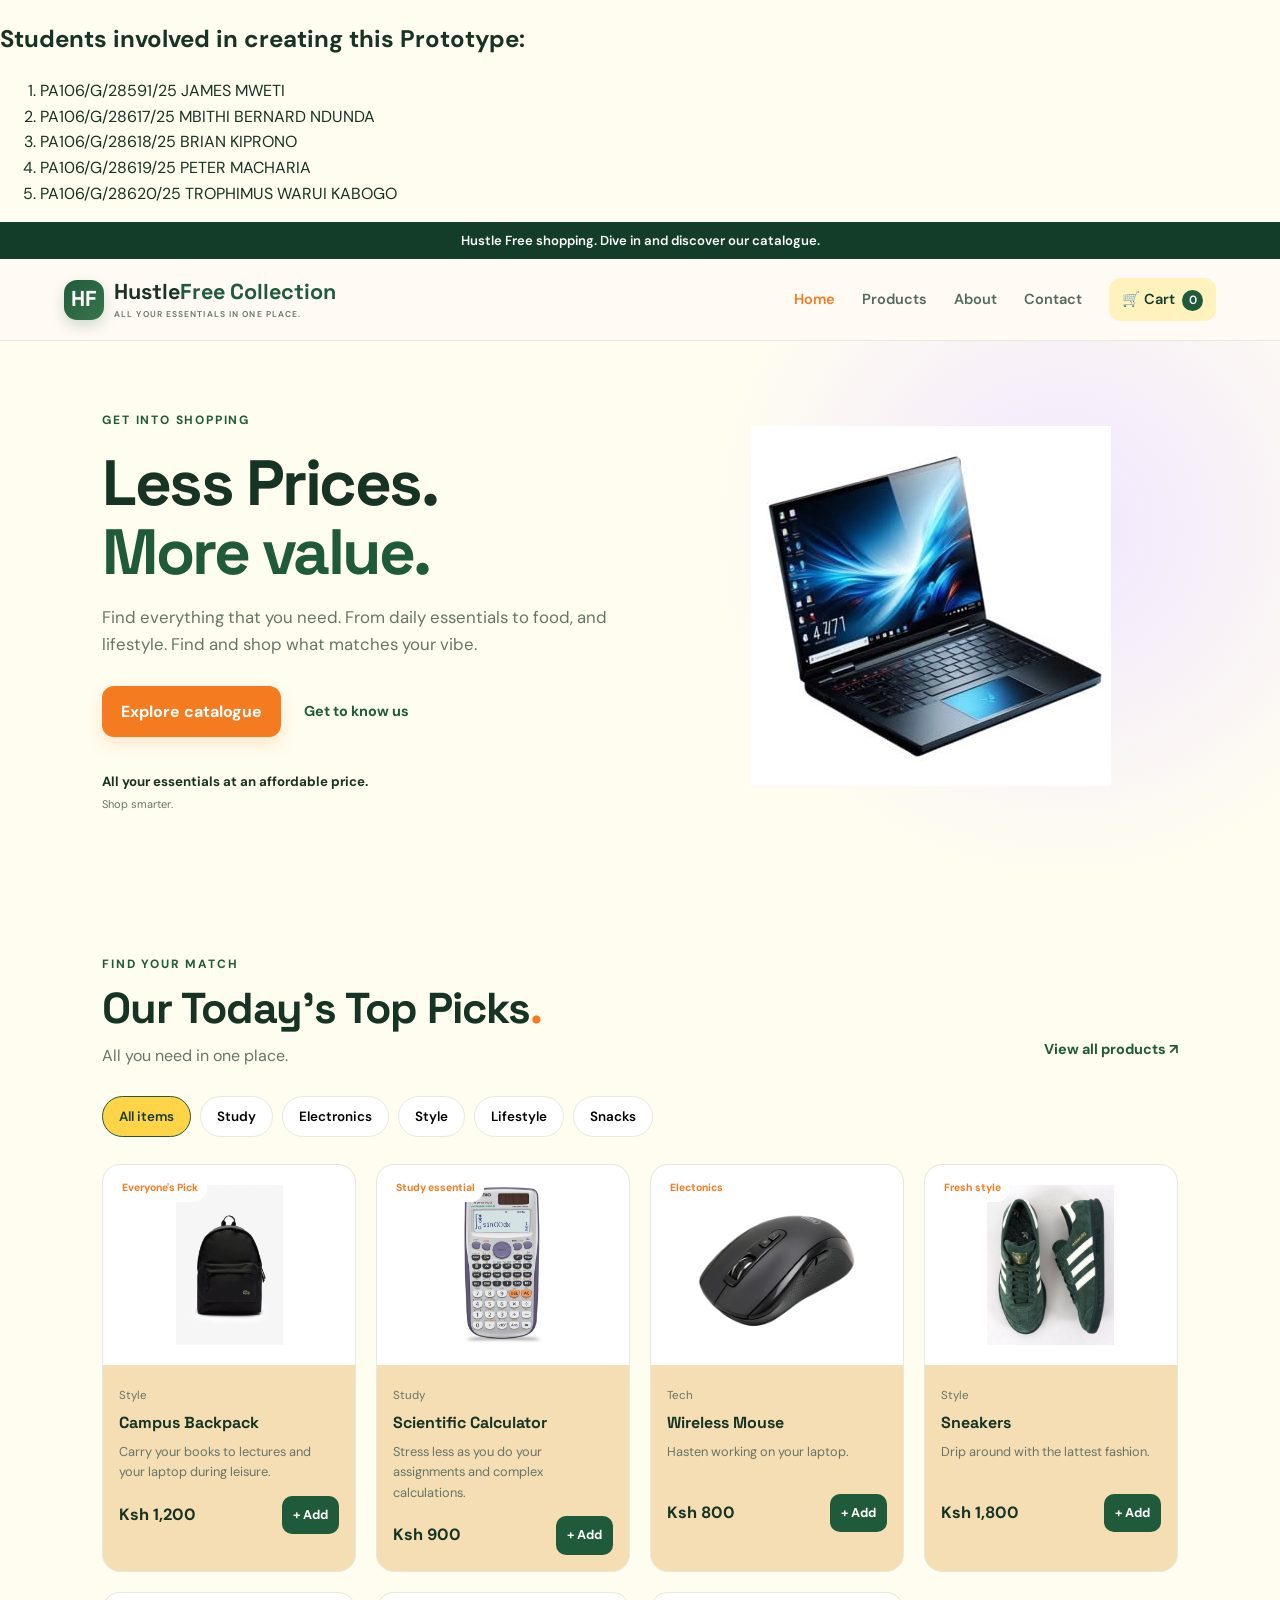
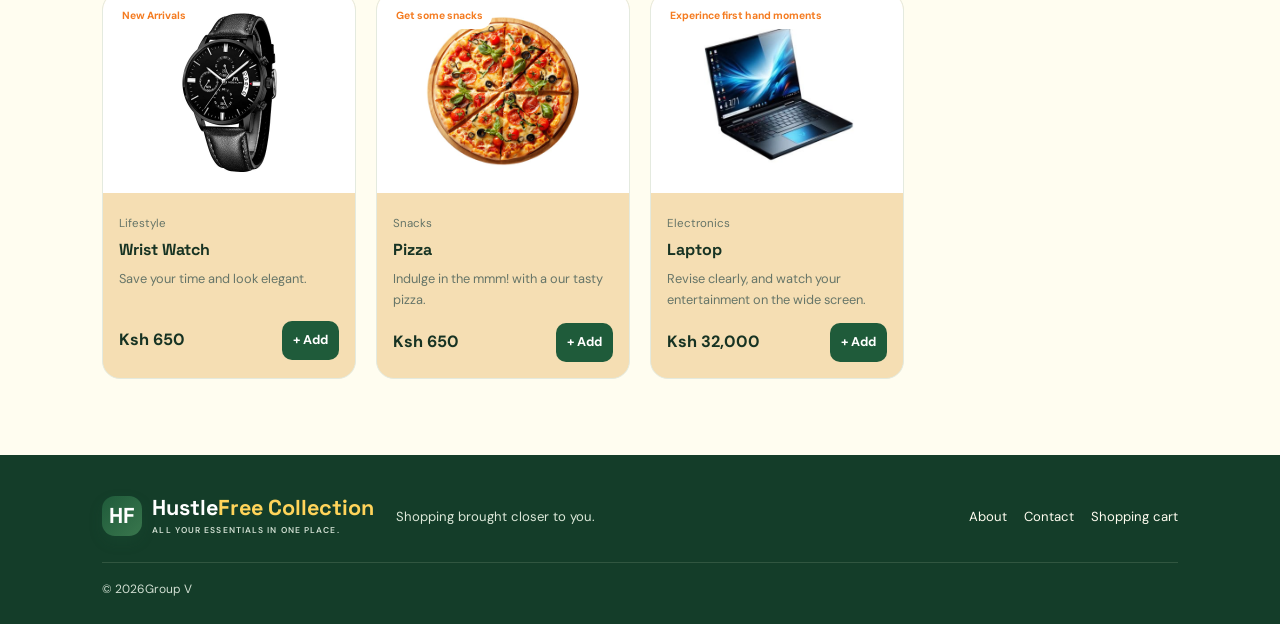
<file: index.html>
<!DOCTYPE html>
<html lang="en">
<head>
  <meta charset="UTF-8">
  <meta name="viewport" content="width=device-width, initial-scale=1.0">
  <title>Hustle Free Collection | All your essentials in one place.</title>
  <link rel="stylesheet" href="style.css">
  <script src="main.js" defer></script>
  <script src="products.js" defer></script>
  <script src="cart.js" defer></script>
  <link rel="icon" type="x-icon" href="icon.png">
</head>
<body>
      <h2 id="developers">Students involved in creating this Prototype:</h2>
        <ol start="1">
            <li>PA106/G/28591/25 JAMES MWETI</li>
            <li>PA106/G/28617/25 MBITHI BERNARD NDUNDA</li>
            <li>PA106/G/28618/25 BRIAN KIPRONO</li>
            <li>PA106/G/28619/25 PETER MACHARIA</li>
            <li>PA106/G/28620/25 TROPHIMUS WARUI KABOGO</li>
        </ol>
  <div class="announcement">Hustle Free shopping. Dive in and discover our catalogue.</div>
  <header class="site-header">
    <a class="brand" href="index.html" aria-label="Hustle Free Collection home"><span class="brand-mark">HF</span><span>Hustle<span class="brand-accent">Free Collection</span><small>ALL YOUR ESSENTIALS IN ONE PLACE.</small></span></a>
    <button class="menu-toggle" id="menuToggle" aria-label="Toggle navigation" aria-expanded="false">☰</button>
    <nav class="nav-links" id="navLinks" aria-label="Main navigation">
      <a class="active" href="index.html">Home</a>
      <a href="#products">Products</a>
      <a href="about.html">About</a>
      <a href="contact.html">Contact</a>
      <a class="cart-link" href="cart.html">🛒 Cart <span id="cartCount" class="cart-count">0</span></a>
    </nav>
  </header>

  <main>
    <section class="hero">
      <div class="hero-content">
        <span class="eyebrow">GET INTO SHOPPING</span>
        <h1>Less Prices.<br><span>More value.</span></h1>
        <p>Find everything that you need. From daily essentials to food, and lifestyle. Find and shop what matches your vibe.</p>
        <div class="hero-actions">
          <a class="btn btn-primary" href="#products">Explore catalogue </a>
          <a class="text-link" href="about.html">Get to know us </a>
        </div>
        <div class="hero-note">
        <span><strong>All your essentials at an affordable price.</strong><br><small>Shop smarter.</small></span></div>
      </div>
      <div class="hero-art">
        <div>
        <img src="laptop.jpg" alt="Laptop">
        </div>
      </div>
    </section> 

    <section class="section products-section" id="products">
      <div class="section-heading"><div><span class="eyebrow">FIND YOUR MATCH</span><h2>Our Today's Top Picks<span class="heading-dot">.</span></h2><p>All you need in one place.</p></div><a href="products.html" class="text-link">View all products ↗</a></div>
    <div class="filters" id="categoryFilters">
        <button class="filter-btn active" data-category="All">All items</button>
        <button class="filter-btn" data-category="Study">Study</button>
        <button class="filter-btn" data-category="Electronics">Electronics</button>
        <button class="filter-btn" data-category="Style">Style</button>
        <button class="filter-btn" data-category="Lifestyle">Lifestyle</button>
        <button class="filter-btn" data-category="Snacks">Snacks</button>
      </div>
      <div class="product-grid" id="productGrid" aria-live="polite"></div>
    </section>
  </main>



  <footer class="site-footer"><a class="brand footer-brand" href="index.html"><span class="brand-mark">HF</span><span>Hustle<span class="brand-accent">Free Collection</span><small>ALL YOUR ESSENTIALS IN ONE PLACE.</small></span></a>
      <p>Shopping brought closer to you.</p>
    <div>
        <a href="about.html">About</a>
        <a href="contact.html">Contact</a>
        <a href="cart.html">Shopping cart</a>
    </div> <small class="copyright">© <span id="year"></span><a href="about.html#developers">Group V</a></small>
</body>
</html>
</file>
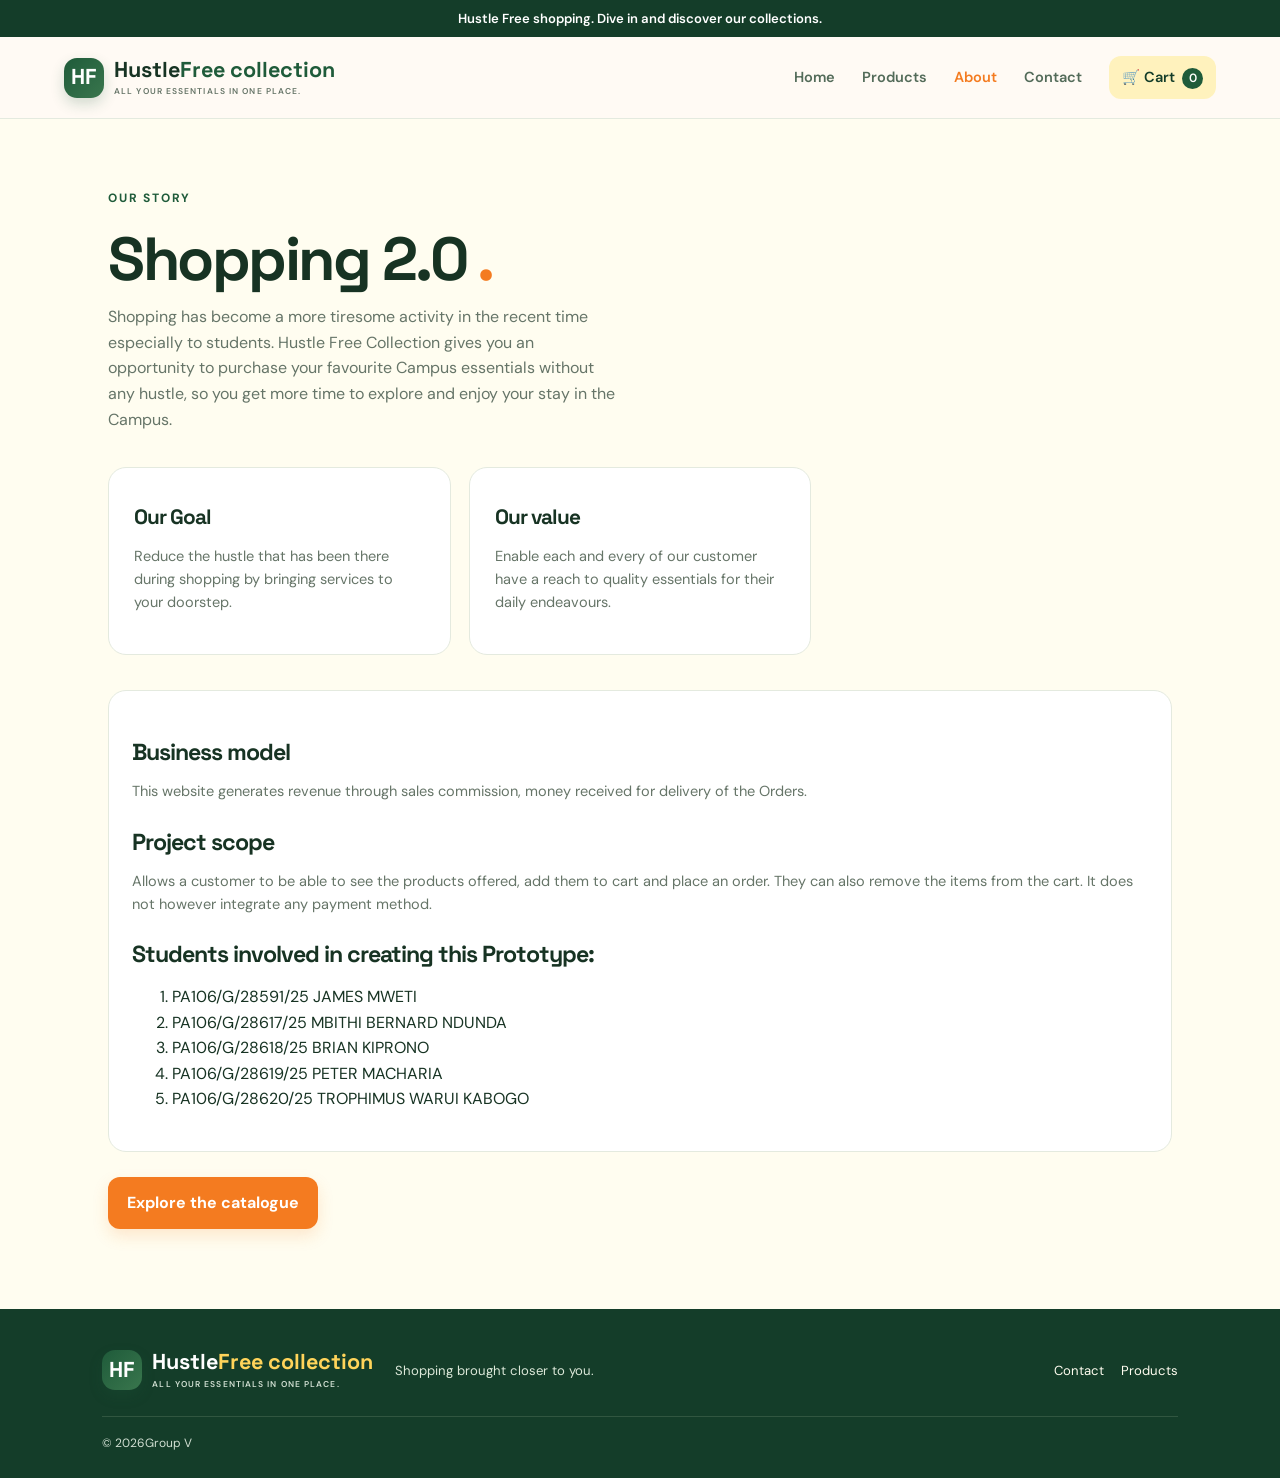
<file: about.html>
<!DOCTYPE html>
<html lang="en">
    <head>
        <meta charset="UTF-8">
        <meta name="viewport" content="width=device-width, initial-scale=1.0">
        <title>About | Hustle Free Collection</title>
        <link rel="stylesheet" href="style.css">
        <script src="main.js" defer></script>
        <script src="cart.js" defer></script>
        <link rel="icon" type="x-icon" href="icon.png">
    </head>
<body>
    <div class="announcement">Hustle Free shopping. Dive in and discover our collections.</div>
    <header class="site-header">
        <a class="brand" href="index.html">
            <span class="brand-mark">HF</span><span>Hustle<span class="brand-accent">Free collection</span><small>ALL YOUR ESSENTIALS IN ONE PLACE.</small></span>
        </a>
        <button class="menu-toggle" id="menuToggle" aria-label="Toggle navigation" aria-expanded="false">☰</button>
        <nav class="nav-links" id="navLinks">
            <a href="index.html">Home</a>
            <a href="products.html">Products</a>
            <a class="active" href="about.html">About</a>
            <a href="contact.html">Contact</a>
            <a class="cart-link" href="cart.html">🛒 Cart <span id="cartCount" class="cart-count">0</span></a>
        </nav>
    </header>


<main class="page-wrap">
    <span class="eyebrow">OUR STORY</span>
    <h1 class="page-title">Shopping 2.0 <span class="heading-dot">.</span></h1>
    <p class="page-intro">Shopping has become a more tiresome activity in the recent time especially to students. Hustle Free Collection gives you an opportunity to purchase your favourite Campus essentials without any hustle, so you get more time to explore and enjoy your stay in the Campus.</p>
    <div class="info-grid">
        <article class="info-card">
            <h2>Our Goal</h2>
            <p>Reduce the hustle that has been there during shopping by bringing services to your doorstep.</p>
        </article>
        <article class="info-card">
            <h2>Our value</h2>
            <p>Enable each and every of our customer have a reach to quality essentials for their daily endeavours.</p>
        </article>
    </div>
    <section class="report-note">
        <h1></h1>
        <h2>Business model</h2>
        <p>This website generates revenue through sales commission, money received for delivery of the Orders.</p>
        <h2>Project scope</h2>
        <p>Allows a customer to be able to see the products offered, add them to cart and place an order. They can also remove the items from the cart. It does not however integrate any payment method.</p>
        <h2 id="developers">Students involved in creating this Prototype:</h2>
        <ol start="1">
            <li>PA106/G/28591/25 JAMES MWETI</li>
            <li>PA106/G/28617/25 MBITHI BERNARD NDUNDA</li>
            <li>PA106/G/28618/25 BRIAN KIPRONO</li>
            <li>PA106/G/28619/25 PETER MACHARIA</li>
            <li>PA106/G/28620/25 TROPHIMUS WARUI KABOGO</li>
        </ol>
    </section>
    <a class="btn btn-primary" href="products.html">Explore the catalogue </a>
</main>


<footer class="site-footer">
    <a class="brand footer-brand" href="index.html">
       <span class="brand-mark">HF</span><span>Hustle<span class="brand-accent">Free collection</span><small>ALL YOUR ESSENTIALS IN ONE PLACE.</small></span>
    </a>
    <p>Shopping brought closer to you.</p>
    <div>
        <a href="contact.html">Contact</a>
        <a href="products.html">Products</a>
    </div>
    <small class="copyright">© <span id="year"></span><a href="about.html#developers">Group V</a></small>
</footer>
</body>
</html>
</file>
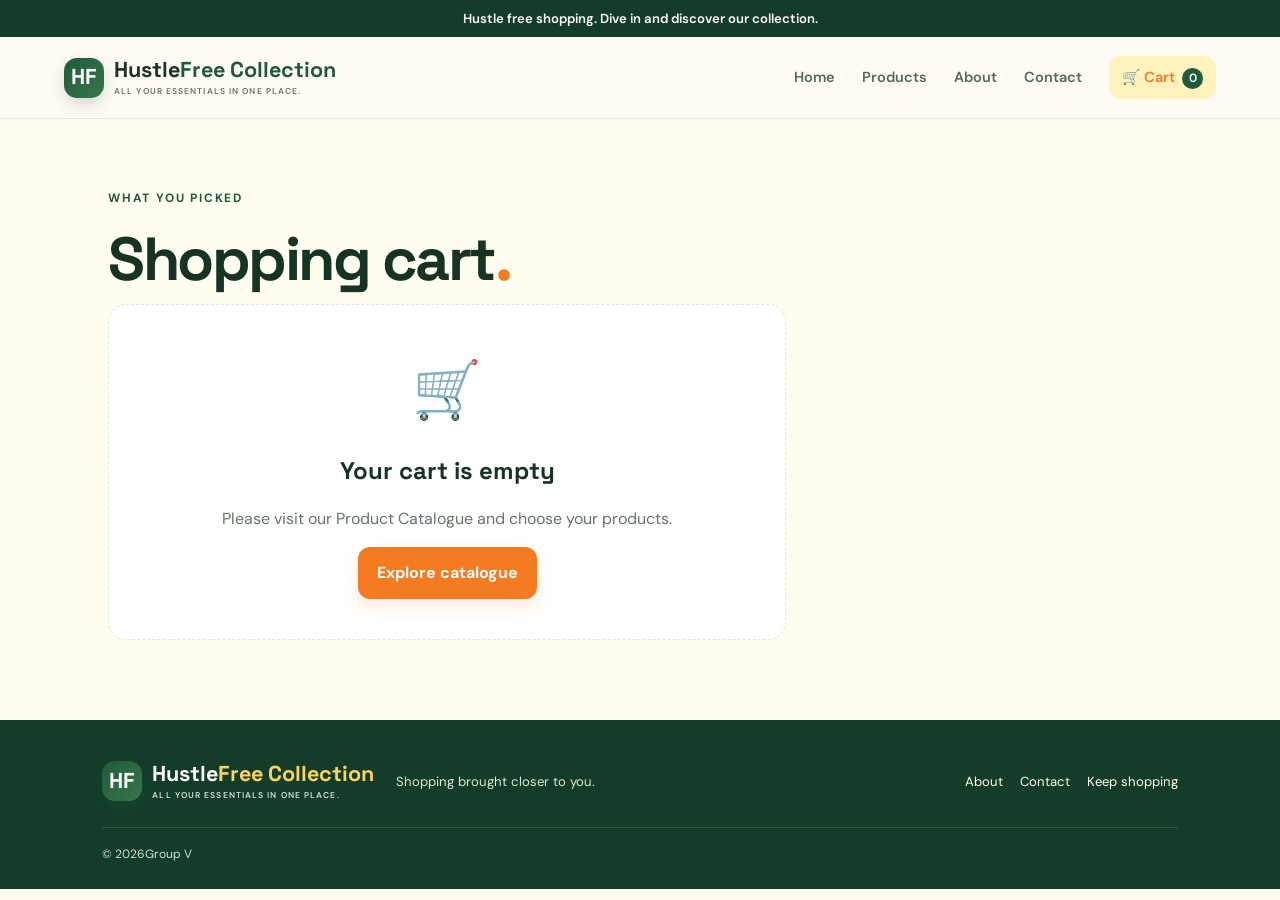
<file: cart.html>
<!DOCTYPE html>
<html lang="en">
    <head>
        <meta charset="UTF-8">
        <meta name="viewport" content="width=device-width, initial-scale=1.0">
        <title>Your Cart | Hustle Free Collection</title>
        <link rel="stylesheet" href="style.css">
        <script src="products.js" defer></script>
        <script src="main.js" defer></script>
        <script src="cart.js" defer></script>
        <link rel="icon" type="x-icon" href="icon.png">
    </head>
<body>
    <div class="announcement"> Hustle free shopping. Dive in and discover our collection.</div>
    <header class="site-header">
        <a class="brand" href="index.html">
            <span class="brand-mark">HF</span><span>Hustle<span class="brand-accent">Free Collection</span><small>ALL YOUR ESSENTIALS IN ONE PLACE.</small></span>
        </a>
        <button class="menu-toggle" id="menuToggle" aria-label="Toggle navigation" aria-expanded="false">☰</button>
        <nav class="nav-links" id="navLinks">
            <a href="index.html">Home</a>
            <a href="products.html">Products</a>
            <a href="about.html">About</a>
            <a href="contact.html">Contact</a>
            <a class="cart-link active" href="cart.html">🛒 Cart <span id="cartCount" class="cart-count">0</span></a>
        </nav>
    </header>


<main class="page-wrap">
    <span class="eyebrow">WHAT YOU PICKED</span>
    <h1 class="page-title">Shopping cart<span class="heading-dot">.</span></h1>
    <div id="cartContent" class="cart-layout"></div>
</main>


<footer class="site-footer">
    <a class="brand footer-brand" href="index.html">
        <span class="brand-mark">HF</span><span>Hustle<span class="brand-accent">Free Collection</span><small>ALL YOUR ESSENTIALS IN ONE PLACE.</small></span>
    </a>
    <p>Shopping brought closer to you.</p>
    <div>
        <a href="about.html">About</a>
        <a href="contact.html">Contact</a>
        <a href="products.html">Keep shopping</a>
    </div>
     <small class="copyright">© <span id="year"></span><a href="about.html#developers">Group V</a></small>
</footer>
</body>
</html>
</file>
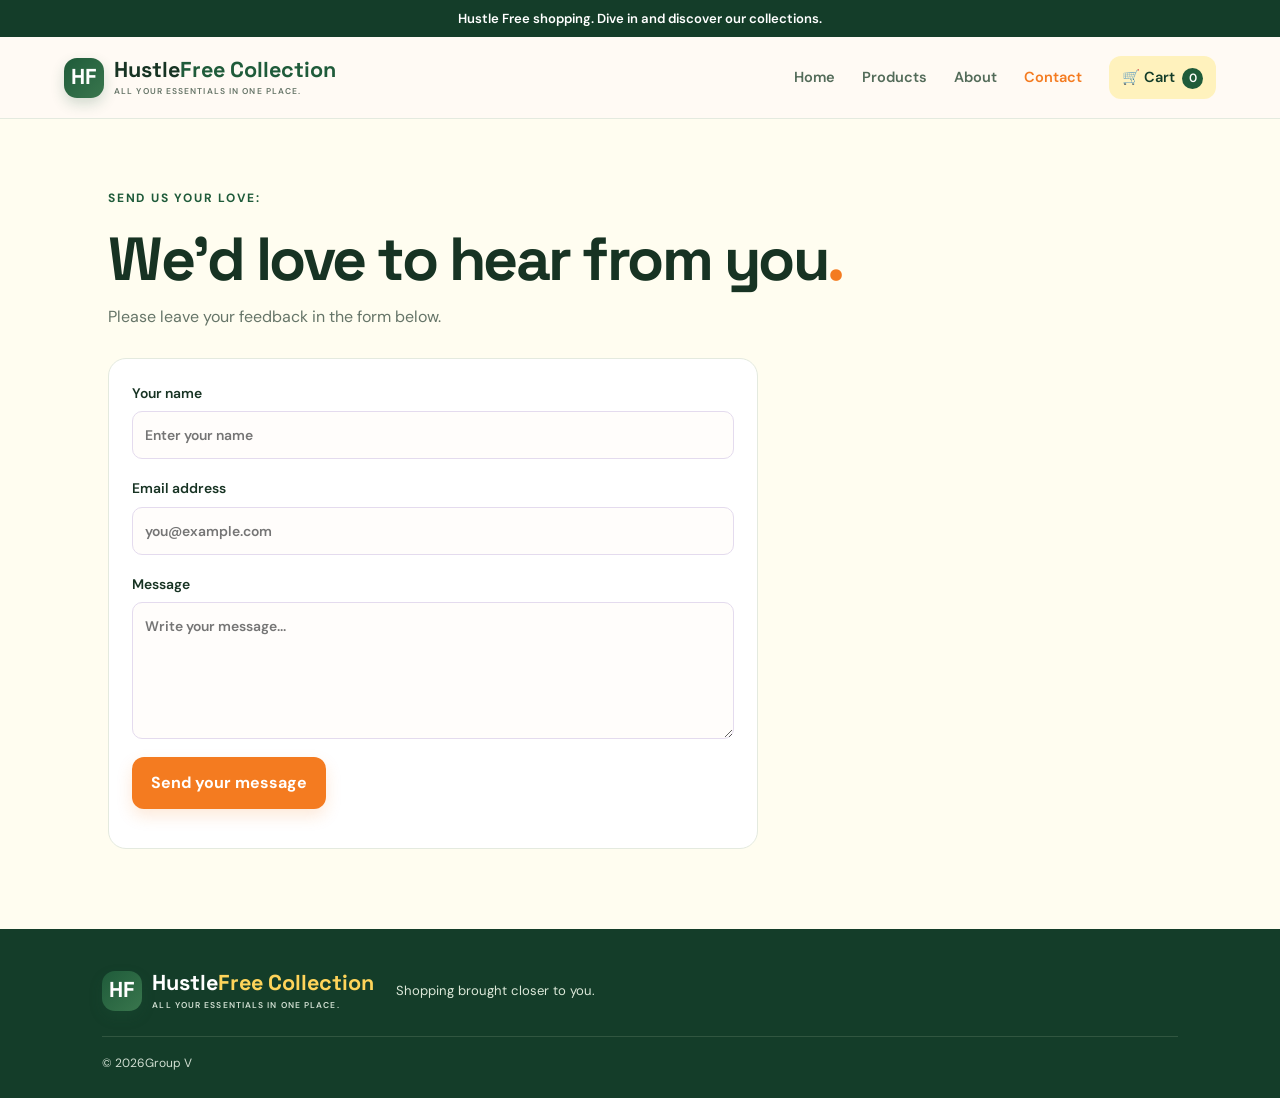
<file: contact.html>
<!DOCTYPE html>
<html lang="en">
    <head>
        <meta charset="UTF-8">
        <meta name="viewport" content="width=device-width, initial-scale=1.0">
        <title>Contact | Hustle Free Collection</title>
        <link rel="stylesheet" href="style.css">
        <script src="main.js" defer></script>
        <script src="cart.js" defer></script>
        <link rel="icon" type="x-icon" href="icon.png">
    </head>


<body>
    <div class="announcement">Hustle Free shopping. Dive in and discover our collections.</div>
    <header class="site-header">
        <a class="brand" href="index.html"><span class="brand-mark">HF</span><span>Hustle<span class="brand-accent">Free Collection</span><small>ALL YOUR ESSENTIALS IN ONE PLACE.</small></span>
        </a>
        <button class="menu-toggle" id="menuToggle" aria-label="Toggle navigation" aria-expanded="false">☰</button>
        <nav class="nav-links" id="navLinks">
            <a href="index.html">Home</a>
            <a href="products.html">Products</a>
            <a href="about.html">About</a>
            <a class="active" href="contact.html">Contact</a>
            <a class="cart-link" href="cart.html">🛒 Cart <span id="cartCount" class="cart-count">0</span></a>
        </nav>
    </header>


<main class="page-wrap"><span class="eyebrow">SEND US YOUR LOVE:</span>
    <h1 class="page-title">We'd love to hear from you<span class="heading-dot">.</span></h1>
    <p class="page-intro">Please leave your feedback in the form below.</p>
    <form class="contact-form" id="contactForm">
        <label>Your name<input name="name" required placeholder="Enter your name"></label>
        <label>Email address<input type="email" name="email" required placeholder="you@example.com"></label>
        <label>Message<textarea name="message" required rows="5" placeholder="Write your message..."></textarea></label>
        <button class="btn btn-primary" type="submit">Send your message</button>
        <p id="contactfeedback"></p>
    </form>
</main>


<footer class="site-footer">
    <a class="brand footer-brand" href="index.html"> 
        <span class="brand-mark">HF</span><span>Hustle<span class="brand-accent">Free Collection</span><small>ALL YOUR ESSENTIALS IN ONE PLACE.</small></span>
    </a>
    <p>Shopping brought closer to you.</p>
     <small class="copyright">© <span id="year"></span><a href="about.html#developers">Group V</a></small>
</footer>
</body>
</html>
</file>
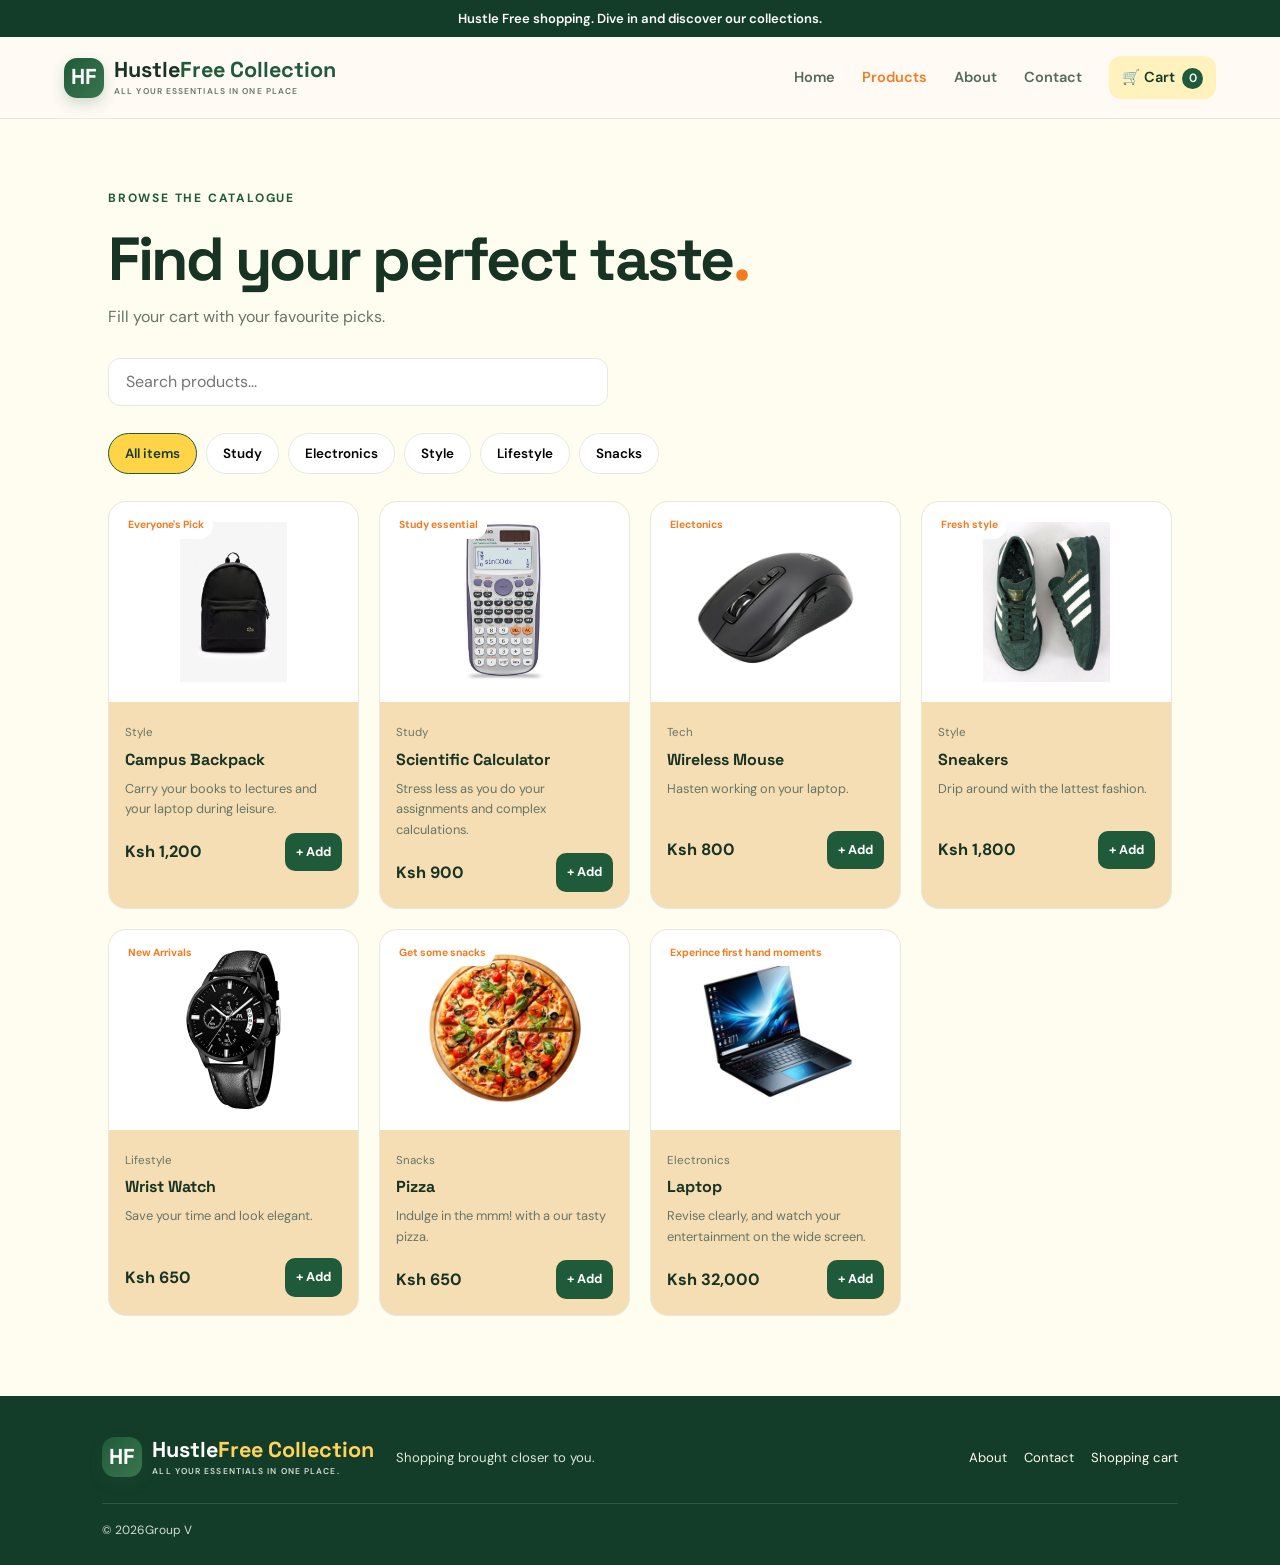
<file: products.html>
<!DOCTYPE html>
<html lang="en">
    <head><meta charset="UTF-8">
        <meta name="viewport" content="width=device-width, initial-scale=1.0">
        <title>Products | Hustle Free Collection</title>
        <link rel="stylesheet" href="style.css">
        <script src="main.js" defer></script>
        <script src="products.js" defer></script>
        <script src="cart.js" defer></script>
        <link rel="icon" type="x-icon" href="icon.png">
    </head>

<body>
    <div class="announcement">Hustle Free shopping. Dive in and discover our collections.</div>
    <header class="site-header">
        <a class="brand" href="index.html"><span class="brand-mark">HF</span><span>Hustle<span class="brand-accent">Free Collection</span><small>ALL YOUR ESSENTIALS IN ONE PLACE</small></span>
        </a>
        <button class="menu-toggle" id="menuToggle" aria-label="Toggle navigation" aria-expanded="false">☰</button>
        <nav class="nav-links" id="navLinks">
            <a href="index.html">Home</a>
            <a class="active" href="products.html">Products</a>
            <a href="about.html">About</a>
            <a href="contact.html">Contact</a>
            <a class="cart-link" href="cart.html">🛒 Cart <span id="cartCount" class="cart-count">0</span></a>
        </nav>
    </header>


<main class="page-wrap"><span class="eyebrow">BROWSE THE CATALOGUE</span>
    <h1 class="page-title">Find your perfect taste<span class="heading-dot">.</span></h1>
    <p class="page-intro">Fill your cart with your favourite picks.</p>
    <label class="search-box"><input type="search" id="productSearch" placeholder="Search products..." aria-label="Search products"></label> <!-- to add the search functionality in the webpage -->
    <div class="filters" id="categoryFilters">
        <button class="filter-btn active" data-category="All">All items</button>
        <button class="filter-btn" data-category="Study">Study</button>
        <button class="filter-btn" data-category="Electronics">Electronics</button>
        <button class="filter-btn" data-category="Style">Style</button>
        <button class="filter-btn" data-category="Lifestyle">Lifestyle</button>
        <button class="filter-btn" data-category="Snacks">Snacks</button>
    </div>
    <div class="product-grid" id="productGrid"></div>

</main>


<footer class="site-footer">
   <a class="brand footer-brand" href="index.html">
        <span class="brand-mark">HF</span><span>Hustle<span class="brand-accent">Free Collection</span><small>ALL YOUR ESSENTIALS IN ONE PLACE.</small></span>
    </a>
    <p>Shopping brought closer to you.</p>
    <div>
        <a href="about.html">About</a>
        <a href="contact.html">Contact</a>
        <a href="cart.html">Shopping cart</a>
    </div> <small class="copyright">© <span id="year"></span><a href="about.html#developers">Group V</a></small>

</footer>
</body>
</html>
</file>
<file: style.css>
@import url('https://fonts.googleapis.com/css2?family=DM+Sans:wght@400;500;600;700&family=Space+Grotesk:wght@500;600;700&display=swap');
:root {
    --green:#1f5b3a;
    --green-dark:#143d29;
    --yellow:#ffd447;
    --orange:#f47b20;
    --cream:#fffdf0;
    --ink:#173323;
    --muted:#667568;
    --line:#e4eadf;
    --white:#fff;
    --shadow:0 14px 35px rgba(52,30,85,.09);

}
* {
    box-sizing:border-box
}
html {
    scroll-behavior:smooth;
    scroll-padding-top:95px
}
body {
    margin:0;
    background:var(--cream);
    color:var(--ink);
    font-family:'DM Sans',Arial,sans-serif;
    line-height:1.6
}
a {
    color:inherit;
    text-decoration:none
}
button,input,textarea {
    font:inherit
}
.announcement {
    text-align:center;
    background:var(--green-dark);
    color:white;
    font-size:.82rem;
    padding:8px 14px;
    font-weight:600
}
.site-header {
    height:82px;
    padding:0 max(5vw,22px);
    display:flex;
    align-items:center;
    justify-content:space-between;
    gap:25px;
    background:rgba(255,250,244,.96);
    border-bottom:1px solid var(--line);
    position:sticky;
    top:0;
    z-index:20;
    backdrop-filter:blur(12px)
}
.brand {
    display:flex;
    align-items:center;
    gap:10px;
    font-family:'Space Grotesk',sans-serif;
    font-size:1.35rem;
    font-weight:700;
    line-height:1.15;
    white-space:nowrap
}
.brand-mark {
    width:40px;
    height:40px;
    border-radius:13px;
    display:grid;
    place-items:center;
    color:#fff;
    background:linear-gradient(135deg,var(--green),#39764d);
    box-shadow:0 6px 14px #1f5b3a33
}
.brand-accent {
    color:var(--green)
}
.brand small {
    display:block;
    font:600 .53rem 'DM Sans',sans-serif;
    letter-spacing:1.1px;
    color:var(--muted);
    margin-top:4px
}
.nav-links {
    display:flex;
    align-items:center;
    gap:27px;
    font-size:.91rem;
    font-weight:600
}
.nav-links>a:not(.cart-link) {
    color:#536b59;
    transition:color .2s
}
.nav-links>a:hover,.nav-links>a.active {
    color:var(--orange)
}
.cart-link {
    background:#fff2bd;
    border-radius:12px;
    padding:10px 13px;
    color:var(--green-dark)
}
.cart-count {
    display:inline-grid;
    place-items:center;
    min-width:21px;
    height:21px;
    border-radius:50%;
    background:var(--green);
    color:white;
    font-size:.75rem;
    margin-left:3px
}
.menu-toggle {
    display:none;
    border:0;
    background:none;
    font-size:1.5rem;
    color:var(--green);
    cursor:pointer
}
.hero {
    min-height:520px;
    padding:65px max(8vw,25px) 60px;
    display:grid;
    grid-template-columns:1.05fr .95fr;
    align-items:center;
    gap:35px;
    overflow:hidden;
    background:radial-gradient(circle at 83% 35%,#f1e6ff 0,transparent 32%),var(--cream)
}
.hero-content {
    max-width:590px
}
.eyebrow {
    display:inline-block;
    color:var(--green);
    font-size:.75rem;
    font-weight:700;
    letter-spacing:1.8px
}
.hero h1,.page-title {
    font:700 clamp(2.7rem,5vw,4.7rem)/1.08 'Space Grotesk',sans-serif;
    letter-spacing:-2.5px;
    margin:17px 0
}
.hero h1 span {
    color:var(--green)
}
.hero-content>p,.section-heading p,.page-intro {
    color:var(--muted);
    max-width:510px
}
.hero-content>p {
    font-size:1.05rem
}
.hero-actions {
    display:flex;
    align-items:center;
    gap:23px;
    margin-top:28px;
    flex-wrap:wrap
}
.btn {
    border:0;
    display:inline-flex;
    align-items:center;
    justify-content:center;
    gap:15px;
    padding:13px 19px;
    border-radius:12px;
    font-weight:700;
    cursor:pointer;
    transition:transform .2s,box-shadow .2s
}
.btn:hover {
    transform:translateY(-2px);
    box-shadow:0 9px 20px #f47b2040
}
.btn-primary {
    color:white;
    background:var(--orange);
    box-shadow:0 7px 16px #f47b202b
}
.text-link {
    color:var(--green);
    font-weight:700;
    font-size:.9rem
}
.hero-note {
    display:flex;
    align-items:center;
    gap:12px;
    margin-top:34px;
    font-size:.83rem
}
.hero-note small {
    color:var(--muted)
}
.avatar-stack {
    display:flex
}
.avatar-stack i {
    font-style:normal;
    width:35px;
    height:35px;
    display:grid;
    place-items:center;
    background:#fff2bd;
    border:2px solid var(--cream);
    border-radius:50%;
    margin-left:-7px
}
.avatar-stack i:first-child {
    margin-left:0
}
.hero-art {
    position:relative;
    min-height:370px;
    display:grid;
    place-items:center
}

.tag-top {
    top:9%;
    left:6%
}
.tag-bottom {
    right:2%;
    bottom:10%
}
.spark {
    position:absolute;
    color:var(--orange);
    font-size:2.2rem
}
.spark-one {
    top:17%;
    right:15%
}
.spark-two {
    left:7%;
    bottom:20%;
    color:var(--green)
}
.trust-strip {
    display:grid;
    grid-template-columns:repeat(3,1fr);
    padding:25px max(8vw,25px);
    gap:22px;
    background:#fff;
    border-top:1px solid var(--line);
    border-bottom:1px solid var(--line)
}
.trust-strip>div {
    display:grid;
    grid-template-columns:42px 1fr;
    grid-template-rows:auto auto;
    align-items:center;
    column-gap:10px
}
.trust-strip>div>span {
    grid-row:1/3;
    width:42px;
    height:42px;
    border-radius:13px;
    background:#fff2bd;
    display:grid;
    place-items:center;
    font-size:1.2rem
}
.trust-strip strong {
    font-size:.9rem
}
.trust-strip small {
    font-size:.77rem;
    color:var(--muted)
}
.section {
    padding:76px max(8vw,25px)
}
.section-heading {
    display:flex;
    justify-content:space-between;
    align-items:end;
    gap:20px
}
.section-heading h2,.seller-banner h2,.info-card h2,.report-note h2 {
    font:700 clamp(1.9rem,3.5vw,2.7rem)/1.15 'Space Grotesk',sans-serif;
    letter-spacing:-1px;
    margin:9px 0
}
.heading-dot {
    color:var(--orange)
}
.section-heading p {
    margin:0
}
.section-heading>.text-link {
    white-space:nowrap;
    margin-bottom:8px
}
.filters {
    display:flex;
    gap:9px;
    flex-wrap:wrap;
    margin:27px 0
}
.filter-btn {
    border:1px solid var(--line);
    background:white;
    color:black;
    border-radius:999px;
    padding:9px 16px;
    font-size:.84rem;
    font-weight:600;
    cursor:pointer
}
.filter-btn.active,.filter-btn:hover {
    background:var(--yellow);
    color:var(--green-dark);
    border-color:var(--green)
}
.product-grid {
    display:grid;
    grid-template-columns:repeat(4,minmax(0,1fr));
    gap:20px
} 
.product-card {
    background:wheat;
    border:1px solid var(--line);
    border-radius:18px;
    overflow:hidden;
    transition:transform .22s,box-shadow .22s
}
.product-card:hover {
    transform:translateY(-5px);
    box-shadow:var(--shadow)
}
.product-image {
    height:200px;
    display:flex;
    align-items:center;
    justify-content:center;
    font-size:4.5rem;
    position:relative;
    overflow:hidden;
    min-height:200px;
    background:white
}

.product-badge {
    position:absolute;
    top:10px;
    left:10px;
    z-index:1;
    background:white;
    padding:5px 9px;
    border-radius:999px;
    font-size:.65rem;
    font-weight:700;
    color:var(--orange)
}  
.product-info {
    padding:16px
}
.product-category {
    color:var(--muted);
    font-size:.72rem
}
.product-info h3 {
    font:700 1rem 'Space Grotesk',sans-serif;
    margin:5px 0 9px
}
.product-description {
    color:var(--muted);
    font-size:.8rem;
    min-height:39px;
    margin:0 0 13px
}
.product-bottom {
    display:flex;
    align-items:center;
    justify-content:space-between;
    gap:7px
}
.product-price {
    font-weight:700;
    font-size:1.02rem
}
.add-btn {
    border:0;
    border-radius:10px;
    background:var(--green);
    color:white;
    font-size:.8rem;
    font-weight:700;
    padding:9px 11px;
    cursor:pointer
}
.add-btn:hover {
    background:var(--green-dark)
}
.site-footer {
    padding:38px max(8vw,25px) 25px;
    background:#143d29;
    color:#fff;
    display:flex;
    align-items:center;
    gap:22px;
    flex-wrap:wrap
}
.footer-brand .brand-accent {
    color:#ffd45a
}
.footer-brand small {
    color:#d1dfd2
}
.site-footer>p {
    color:#dce8d9;
    font-size:.82rem;
    margin-right:auto
}
.site-footer>div {
    display:flex;
    gap:17px;
    font-size:.82rem;
    color:#fffdf0
}
.copyright {
    width:100%;
    border-top:1px solid #315640;
    padding-top:17px;
    color:#d1dfd2;
    font-size:.75rem
}
.page-wrap {
    max-width:1120px;
    min-height:58vh;
    margin:auto;
    padding:65px 28px 80px
}
.page-title {
    font-size:clamp(2.4rem,5vw,3.8rem);
    margin-bottom:12px
}
.page-intro {
    margin:0 0 28px
}
.search-box {
    display:flex;
    align-items:center;
    gap:10px;
    background:white;
    border:1px solid var(--line);
    border-radius:12px;
    padding:0 15px;
    max-width:500px;
    height:48px
}
.search-box input {
    border:0;
    outline:0;
    flex:1;
    min-width:0;
    background:transparent
}
.cart-layout {
    display:grid;
    grid-template-columns:1.5fr .8fr;
    gap:24px;
    align-items:start
}
.cart-items,.order-summary,.checkout-form,.info-card,.report-note,.contact-form {
    background:white;
    border:1px solid var(--line);
    border-radius:18px;
    padding:23px
}
.cart-row {
    display:grid;
    grid-template-columns:68px 1fr auto;
    gap:15px;
    align-items:center;
    padding:15px 0;
    border-bottom:1px solid var(--line)
}
.cart-row:first-child {
    padding-top:0
}
.cart-row:last-child {
    border-bottom:0
}
.cart-thumb {
    width:68px;
    height:68px;
    display:grid;
    place-items:center;
    background:#fff2bd;
    border-radius:13px;
    font-size:2rem
}
.cart-row h3 {
    font-size:.95rem;
    margin:0 0 4px
}
.cart-row p {
    margin:0;
    color:var(--muted);
    font-size:.82rem
}
.quantity-controls {
    display:flex;
    align-items:center;
    gap:9px;
    margin-top:8px
}
.quantity-controls button,.remove-btn {
    border:1px solid var(--line);
    background:white;
    border-radius:7px;
    padding:2px 9px;
    cursor:pointer
}

.remove-btn:hover {
    background:olivedrab
}
.remove-btn {
    background:var(--orange);
    color:#000;
    border:0;
    border-radius:8px;
    padding:8px 12px;
    font-size:.75rem;
    margin-left:6px;
    cursor:pointer
}
.order-summary h2 {
    font:700 1.25rem 'Space Grotesk',sans-serif;
    margin-top:0
}
.summary-line {
    display:flex;
    justify-content:space-between;
    gap:15px;
    margin:13px 0;
    color:var(--muted);
    font-size:.9rem
}
.summary-total {
    border-top:1px solid var(--line);
    padding-top:15px;
    margin-top:18px;
    color:var(--ink);
    font-weight:700;
    font-size:1.05rem
}
.order-summary .btn {
    width:100%;
    margin-top:15px
}
.empty-state {
    text-align:center;
    padding:40px 20px;
    background:white;
    border:1px dashed #dce8d9;
    border-radius:18px
}
.empty-state>span {
    font-size:3.5rem
}
.empty-state h2 {
    font:700 1.5rem 'Space Grotesk',sans-serif
}
.empty-state p {
    color:var(--muted)
}
.checkout-grid {
    display:grid;
    grid-template-columns:1.1fr .9fr;
    gap:24px;
    align-items:start
}
.checkout-form h2,.order-summary h2 {
    font-family:'Space Grotesk',sans-serif
}
.form-field,.contact-form label {
    display:grid;
    gap:7px;
    margin-bottom:16px;
    font-weight:600;
    font-size:.87rem
}
.form-field input,.form-field textarea,.contact-form input,.contact-form textarea {
    width:100%;
    border:1px solid #e4dbeE;
    border-radius:10px;
    padding:12px;
    outline:none;
    background:#fffdfb
}
.form-field input:focus,.contact-form input:focus,.contact-form textarea:focus {
    border-color:var(--green);
    box-shadow:0 0 0 3px #1f5b3a17
}
.checkout-form .btn {
    width:100%
}
.info {
    font-size:.8rem;
    color:var(--muted);
    margin-top:14px
}
.info-grid {
    display:grid;
    grid-template-columns:repeat(3,1fr);
    gap:18px;
    margin:35px 0
}
.info-card {
    padding:25px
}
.info-icon {
    font-size:2rem
}
.info-card h2 {
    font-size:1.3rem;
    margin:13px 0 7px
}
.info-card p,.report-note p {
    color:var(--muted);
    font-size:.91rem
}
.report-note {
    margin:25px 0
}
.report-note h2 {
    font-size:1.45rem;
    margin-top:10px
}
.report-note h2:not(:first-child) {
    margin-top:25px
}
.contact-form {
    max-width:650px
}
.contact-form label {
    margin-bottom:18px
}
.form-feedback {
    color:var(--green);
    font-weight:600
}
.menu-toggle:focus-visible,.btn:focus-visible,button:focus-visible,a:focus-visible {
    outline:3px solid #ffd45a;
    outline-offset:3px
}
@media(max-width:900px) {
    .nav-links {
        gap:14px;
        font-size:.83rem
    }
    .hero {
        padding-left:5vw;
        padding-right:5vw
    }
    .product-grid {
        grid-template-columns:repeat(2,minmax(0,1fr))
    }
    .art-card-front {
        left:7%
    }
    .art-card-back {
        right:4%
    }
    .cart-layout,.checkout-grid {
        grid-template-columns:1fr
    }
    .order-summary {
        order:2
    }
}
@media(max-width:680px) {
    .site-header {
        height:72px;
        padding:0 18px
    }
    .brand {
        font-size:1.18rem
    }
    .brand-mark {
        width:36px;
        height:36px
    }
    .menu-toggle {
        display:block
    }
    .nav-links {
        display:none;
        position:absolute;
        top:72px;
        left:0;
        right:0;
        padding:18px;
        background:var(--cream);
        border-bottom:1px solid var(--line);
        box-shadow:var(--shadow);
        flex-direction:column;
        align-items:stretch;
        gap:5px
    }
    .nav-links.open {
        display:flex
    }
    .nav-links>a {
        padding:11px 12px
    }
    .cart-link {
        display:flex;
        justify-content:space-between;
        align-items:center
    }
    .hero {
        grid-template-columns:1fr;
        padding:55px 23px 30px;
        gap:10px
    }
    .hero h1 {
        font-size:3.2rem
    }
    .hero-art {
        min-height:320px
    }

    .tag-top {
        left:1%;
        top:5%
    }
    .tag-bottom {
        right:0;
        bottom:6%
    }
    .trust-strip {
        grid-template-columns:1fr;
        padding:22px 25px;
        gap:17px
    }
    .section {
        padding:55px 22px
    }
    .section-heading {
        align-items:start;
        flex-direction:column
    }
    .section-heading h2 {
        font-size:2rem
    }
    .product-grid {
        gap:12px
    }
    .product-image {
        height:135px;
        font-size:3.5rem
    }
    .product-info {
        padding:12px
    }
    .product-info h3 {
        font-size:.9rem
    }
    .product-description {
        font-size:.75rem
    }
    .product-bottom {
        align-items:start;
        flex-direction:column
    }
    .add-btn {
        width:100%
    }
    .site-footer {
        padding:32px 23px
    }
    .site-footer>p {
        width:100%;
        margin:0
    }
    .page-wrap {
        padding:45px 20px 60px
    }
    .page-title {
        font-size:2.5rem;
        letter-spacing:-1.5px
    }
    .info-grid {
        grid-template-columns:1fr
    }
    .cart-row {
        grid-template-columns:55px 1fr auto;
        gap:10px
    }
    .cart-thumb {
        width:55px;
        height:55px
    }
    .cart-row h3 {
        font-size:.85rem
    }
    .remove-btn {
        margin-left:0;
        margin-top:5px
    }
    .cart-items,.order-summary,.checkout-form,.contact-form {
        padding:17px
    }
}
@media(max-width:370px) {
    .product-grid {
        grid-template-columns:1fr
    }
    .product-image {
        height:175px
    }
    .hero h1 {
        font-size:2.6rem
    }
    .seller-emoji {
        display:none
    }
}
.product-photo {
    width: 100%;
    height: 180px;
    object-fit: contain;
    display: block;
     padding: 10px; 
}

.cart-product-image {
    width: 80px;
    height: 80px;
    object-fit: contain;
    background: #fffdf0;
    border-radius: 12px;
    padding: 5px;
}

.cart-product-details h3 {
    color: #143d29;
    margin: 0 0 6px;
}

.cart-product-details p {
    margin: 4px 0;
    font-size: 0.9rem;
}
.success-panel{
 padding:25px
   
}
</file>
